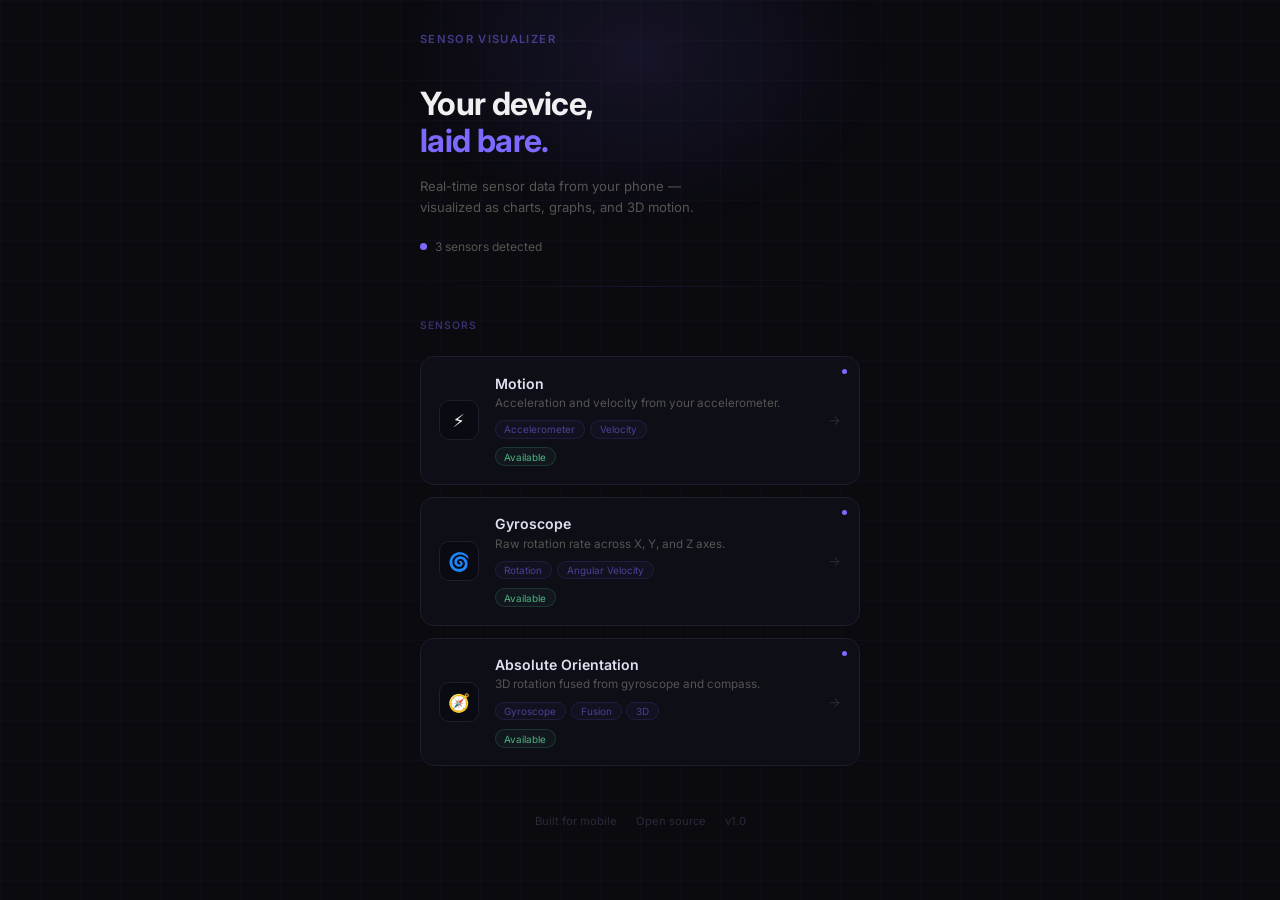
<file: index.html>
<!DOCTYPE html>
<html lang="en">
<head>
  <meta charset="UTF-8">
  <meta name="viewport" content="width=device-width, initial-scale=1.0">
  <title>Sensor Visualizer</title>
  <link rel="stylesheet" href="style.css">
</head>
<body>
  <main id="app">
    <header id="top-bar">
      <span id="app-name">Sensor Visualizer</span>
    </header>
    <section id="hero">
      <h1>Your device,<br><span>laid bare.</span></h1>
      <p>Real-time sensor data from your phone — visualized as charts, graphs, and 3D motion.</p>
      <div id="sensor-status">
        <span class="status-dot"></span>
        <span id="sensor-count">Detecting sensors...</span>
      </div>
    </section>
    <div class="divider"></div>
    <section id="cards">
      <p class="section-label">Sensors</p>
      <a href="./sensors/motion/" class="sensor-card">
        <span class="live-dot"></span>
        <div class="card-icon">⚡</div>
        <div class="card-body">
          <h2>Motion</h2>
          <p>Acceleration and velocity from your accelerometer.</p>
          <div class="card-tags">
            <span class="tag">Accelerometer</span>
            <span class="tag">Velocity</span>
          </div>
          <span class="badge" id="badge-motion"></span>
        </div>
        <div class="card-arrow">→</div>
      </a>
      <a href="./sensors/gyroscope/" class="sensor-card">
        <span class="live-dot"></span>
        <div class="card-icon">🌀</div>
        <div class="card-body">
          <h2>Gyroscope</h2>
          <p>Raw rotation rate across X, Y, and Z axes.</p>
          <div class="card-tags">
            <span class="tag">Rotation</span>
            <span class="tag">Angular Velocity</span>
          </div>
          <span class="badge" id="badge-gyroscope"></span>
        </div>
        <div class="card-arrow">→</div>
      </a>
      <a href="./sensors/absolute-orientation/" class="sensor-card">
        <span class="live-dot"></span>
        <div class="card-icon">🧭</div>
        <div class="card-body">
          <h2>Absolute Orientation</h2>
          <p>3D rotation fused from gyroscope and compass.</p>
          <div class="card-tags">
            <span class="tag">Gyroscope</span>
            <span class="tag">Fusion</span>
            <span class="tag">3D</span>
          </div>
          <span class="badge" id="badge-orientation"></span>
        </div>
        <div class="card-arrow">→</div>
      </a>
    </section>
    <footer id="footer">
      <span>Built for mobile</span>
      <span class="footer-dot">·</span>
      <span>Open source</span>
      <span class="footer-dot">·</span>
      <span>v1.0</span>
    </footer>
  </main>
  <script src="app.js"></script>
</body>
</html>
</file>
<file: style.css>
@import url('https://fonts.googleapis.com/css2?family=Inter:wght@400;500;600;700&display=swap');

*, *::before, *::after {
  box-sizing: border-box;
  margin: 0;
  padding: 0;
}

:root {
  --bg: #0a0a0f;
  --surface: #0e0e16;
  --border: #1e1e2e;
  --text-primary: #f0f0f0;
  --text-muted: #555;
  --accent: #7c6aff;
  --font: 'Inter', system-ui, sans-serif;
}

body {
  background-color: var(--bg);
  background-image:
    linear-gradient(rgba(124,106,255,0.03) 1px, transparent 1px),
    linear-gradient(90deg, rgba(124,106,255,0.03) 1px, transparent 1px);
  background-size: 40px 40px;
  color: var(--text-primary);
  font-family: var(--font);
  min-height: 100vh;
  display: flex;
  justify-content: center;
  overflow-x: hidden;
}

body::before {
  content: '';
  position: fixed;
  top: -120px;
  left: 50%;
  transform: translateX(-50%);
  width: 500px;
  height: 350px;
  background: radial-gradient(ellipse, rgba(124,106,255,0.1) 0%, transparent 70%);
  pointer-events: none;
  z-index: 0;
}

#app {
  width: 100%;
  max-width: 480px;
  padding: 2rem 1.25rem 3rem;
  display: flex;
  flex-direction: column;
  gap: 2rem;
  position: relative;
  z-index: 1;
}

/* Purple haze bloom on tap/click */
.haze-blob {
  position: fixed;
  border-radius: 50%;
  width: 320px;
  height: 320px;
  background: radial-gradient(ellipse, rgba(124,106,255,0.18) 0%, rgba(124,106,255,0.06) 40%, transparent 70%);
  pointer-events: none;
  transform: translate(-50%, -50%) scale(0);
  filter: blur(32px);
  z-index: 999;
  animation: none;
}

.haze-blob.active {
  animation: haze-bloom 900ms ease-out forwards;
}

@keyframes haze-bloom {
  0%   { transform: translate(-50%, -50%) scale(0);   opacity: 1; }
  40%  { transform: translate(-50%, -50%) scale(1);   opacity: 0.85; }
  100% { transform: translate(-50%, -50%) scale(1.4); opacity: 0; }
}

/* Header */
#top-bar {
  display: flex;
  align-items: center;
  justify-content: space-between;
}

#app-name {
  font-size: 0.7rem;
  font-weight: 600;
  letter-spacing: 0.12em;
  text-transform: uppercase;
  color: var(--accent);
  opacity: 0.5;
}

/* Hero */
#hero {
  display: flex;
  flex-direction: column;
  gap: 1rem;
  padding-top: 0.5rem;
}

#hero h1 {
  font-size: 2rem;
  font-weight: 700;
  line-height: 1.15;
  letter-spacing: -0.02em;
  color: var(--text-primary);
}

#hero h1 span {
  color: var(--accent);
}

#hero p {
  font-size: 0.82rem;
  color: var(--text-muted);
  line-height: 1.65;
  max-width: 300px;
}

#sensor-status {
  display: flex;
  align-items: center;
  gap: 0.5rem;
  margin-top: 0.25rem;
}

.status-dot {
  width: 7px;
  height: 7px;
  border-radius: 50%;
  background: var(--accent);
  animation: pulse 2s infinite;
}

#sensor-count {
  font-size: 0.75rem;
  color: var(--text-muted);
}

@keyframes pulse {
  0%, 100% { opacity: 1; transform: scale(1); }
  50% { opacity: 0.3; transform: scale(0.8); }
}

/* Divider */
.divider {
  height: 1px;
  background: linear-gradient(90deg, transparent, #7c6aff22, transparent);
}

/* Cards */
#cards {
  display: flex;
  flex-direction: column;
  gap: 0.75rem;
}

.section-label {
  font-size: 0.65rem;
  font-weight: 600;
  letter-spacing: 0.1em;
  text-transform: uppercase;
  color: var(--accent);
  opacity: 0.4;
  margin-bottom: 0.75rem;
  display: block;
}

.sensor-card {
  display: flex;
  align-items: center;
  gap: 1rem;
  background: var(--surface);
  border: 1px solid var(--border);
  border-radius: 14px;
  padding: 1.1rem;
  text-decoration: none;
  color: inherit;
  position: relative;
  overflow: hidden;
  transition: border-color 0.2s;
}

.sensor-card:hover {
  border-color: #7c6aff55;
}

.sensor-card::after {
  content: '';
  position: absolute;
  inset: 0;
  background: linear-gradient(135deg, #7c6aff08 0%, transparent 60%);
  opacity: 0;
  transition: opacity 0.2s;
  pointer-events: none;
}

.sensor-card:hover::after {
  opacity: 1;
}

.live-dot {
  position: absolute;
  top: 12px;
  right: 12px;
  width: 5px;
  height: 5px;
  border-radius: 50%;
  background: var(--accent);
  animation: pulse 2s infinite;
}

.card-icon {
  font-size: 1.1rem;
  width: 40px;
  height: 40px;
  border-radius: 10px;
  background: #0a0a12;
  border: 1px solid var(--border);
  display: flex;
  align-items: center;
  justify-content: center;
  flex-shrink: 0;
}

.card-body {
  flex: 1;
  display: flex;
  flex-direction: column;
  gap: 0.2rem;
}

.card-body h2 {
  font-size: 0.88rem;
  font-weight: 600;
  color: #e0e0f0;
}

.card-body p {
  font-size: 0.73rem;
  color: var(--text-muted);
  line-height: 1.4;
}

.card-tags {
  display: flex;
  gap: 0.3rem;
  margin-top: 0.35rem;
  flex-wrap: wrap;
}

.tag {
  font-size: 0.62rem;
  color: #7c6aff88;
  background: #7c6aff0a;
  border: 1px solid #7c6aff22;
  border-radius: 999px;
  padding: 0.15rem 0.55rem;
}

.badge {
  font-size: 0.62rem;
  border-radius: 999px;
  padding: 0.15rem 0.55rem;
  margin-top: 0.35rem;
  align-self: flex-start;
}

.badge-available {
  color: #6bffb8aa;
  background: #6bffb80a;
  border: 1px solid #6bffb822;
}

.badge-unsupported {
  color: #ff6b6b88;
  background: #ff6b6b0a;
  border: 1px solid #ff6b6b22;
}

.card-arrow {
  font-size: 0.85rem;
  color: #2a2a3a;
  flex-shrink: 0;
  transition: color 0.15s, transform 0.15s;
}

.sensor-card:hover .card-arrow {
  color: var(--accent);
  transform: translateX(3px);
}

/* Footer */
#footer {
  display: flex;
  justify-content: center;
  align-items: center;
  gap: 0.5rem;
  font-size: 0.7rem;
  color: #2a2a3a;
  padding-top: 1rem;
}

.footer-dot { opacity: 0.4; }
</file>
